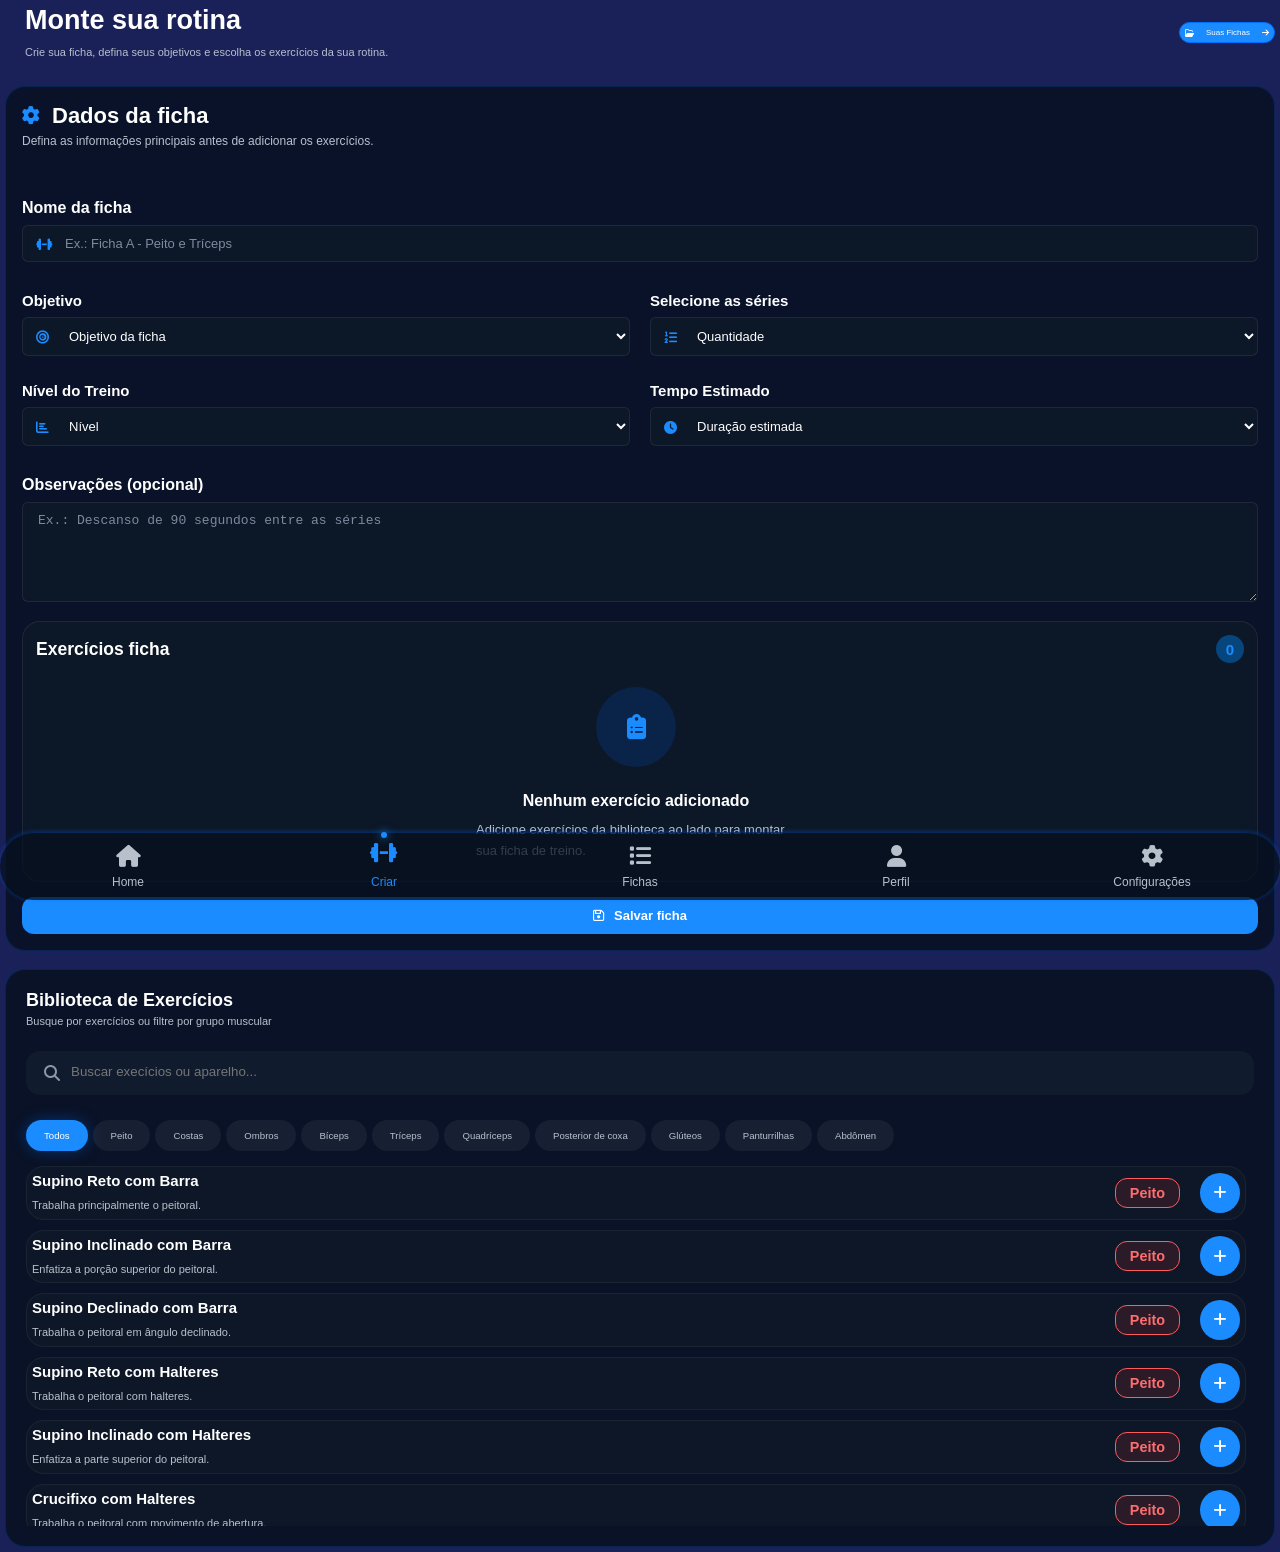
<file: pages/criar-treino.html>
<!DOCTYPE html>
<html lang="pt-br">
<head>
    <meta charset="UTF-8">
    <meta name="viewport" content="width=device-width, initial-scale=1.0">
    <link rel="stylesheet" href="../css/global.css">
    <link rel="stylesheet" href="../css/criar-treino.css">
    <link rel="stylesheet" href="../css/treino.css">
    <link rel="stylesheet" href="https://cdnjs.cloudflare.com/ajax/libs/font-awesome/6.5.1/css/all.min.css">
    <title>Guiftness</title>

    
</head>
<body>
   <main class="conteudo">
    <header class="cabecalho-pagina">
        <div class="cabecalho-esquerdo">

            <div class="cabecalho-icone">
                
            </div>

            <div class="cabecalho-titulo">
                <h1>Monte sua rotina</h1>
                <p>
                    Crie sua ficha, defina seus objetivos e escolha os exercícios da sua rotina.
                </p>
            </div>

        </div>
        <div class="cabecalho-direito">

            <div class="cabecalho-link">
                <a href="treinos.html"> 
                    <i class="fa-regular fa-folder-open"></i>
                    <span>Suas Fichas </span>
                    <i class="fa-solid fa-arrow-right"></i>

                </a>
            </div>

        </div>

    </header>

    <section class="area-principal">
       
        <section class="card-treino">

            <header class="titulo-card">    

                <div class="titulo-card-topo">
                    <i class="fa-solid fa-gear"></i>
                    <h2>Dados da ficha</h2>  
                </div>

                <p>Defina as informações principais antes de adicionar os exercícios.</p>

            </header>
            <form class="form-treino">
                <div class="campo-formulario">
                    
                    <label for="nome-Treino">
                        Nome da ficha 
                    </label>
                    <div class="campo-icone">
                        <i class="fa-solid fa-dumbbell"></i>
                        <input
                        type="text"
                        id="nome-Treino"
                        placeholder="Ex.: Ficha A - Peito e Tríceps">
                    </div>
                    <!-- Mensagem de erro, se o campo tiver vazio -->
                    <small class="mensagem-erro" id="erro-nome"></small>

                </div>
                <div class="campos-grid">
                    <div class="campo-formulario">
                        <label for="objetivoTreino"> Objetivo</label>

                        <div class="campo-icone">
                            <i class="fa-solid fa-bullseye"></i>

                            <select name="objetivoTreino"
                            class="objetivo-treino" >
                    
                              <option value="" class="option-placeholder">Objetivo da ficha</option>

                                <option value="hipertrofia">
                                    Hipertrofia
                                </option>
                                <option value="forca">
                                    Força
                                </option>
                                <option value="resistencia">
                                    Resistência
                                </option>
                                <option value="emagrecimento">
                                    Emagrecimento
                                </option>
                    
                            </select>
                    <!-- Mensagem de erro, se o campo tiver vazio -->
                    <small class="mensagem-erro" id="erro-objetivo"></small>
                        </div>
                    </div>

                    <div class="campo-formulario">
                        <label for="quantidade-series">Selecione as séries</label>

                        <div class="campo-icone">
                            <i class="fa-solid fa-list-ol"></i>


                            <select name="series" id="quantidade-series">
                                <option value="" class="option-placeholder" >Quantidade</option>

  
                                <option value="1">1 Série</option>
                                <option value="2">2 Séries</option>
                                <option value="3">3 Séries</option>
                                <option value="4">4 Séries</option>
                                <option value="5">5 Séries</option>
                                <option value="6">6 Séries</option>
                            </select>

                    <!-- Mensagem de erro, se o campo tiver vazio -->
                    <small class="mensagem-erro" id="erro-quantidade-series"></small>
                        </div>
                    </div>

                    <div class="campo-formulario">

                       <label for="nivel">Nível do Treino</label>

                       <div class="campo-icone">
                        <i class="fa-solid fa-chart-bar"></i>

                            
                           <select name="nivel" id="nivel">
                                <option value="" class="option-placeholder">
                                    Nível
                                </option>
                                <option value="iniciante">
                                    Iniciante
                                </option>
                                <option value="intermediario">
                                    Intermediário
                                </option>
                                <option value="avancado">
                                    Avançado
                                </option>
                           </select>
                    <!-- Mensagem de erro, se o campo tiver vazio -->
                    <small class="mensagem-erro" id="erro-nivel"></small>
                       </div>
                        
                    </div>
                    <div class="campo-formulario">
                        <label for="tempo">
                            Tempo Estimado
                        </label>
                        <div class="campo-icone">

                            <i class="fa-solid fa-clock"></i>
                            
                            <select name="tempo" id="tempo" >
                                <option value="" class="option-placeholder">
                                    Duração estimada
                                </option>
                                <option value="15">
                                    15 minutos
                                </option>
                                <option value="30">
                                    30 minutos
                                </option>
                                <option value="45">
                                    45 minutos
                                </option>
                                <option value="60">
                                    60 minutos
                                </option>
                                <option value="75">
                                    75 minutos
                                </option>
                                <option value="90">
                                    90 minutos
                                </option>
                                <option value="120">
                                    120 minutos
                                </option>
                            </select>

                    <!-- Mensagem de erro, se o campo tiver vazio -->
                    <small class="mensagem-erro" id="erro-tempo"></small>

                        </div>
                    </div>
                </div>
                <div class="campo-formulario">
                    <label for="observacoes">
                        Observações (opcional)
                    </label>
                    <textarea 
                    name="observacoes" 
                    id="observacoes"
                    placeholder="Ex.: Descanso de 90 segundos entre as séries"></textarea>

                </div>
            </form>

        <section class="exercicios-adicionados">

                <header>
                    <h3>Exercícios ficha </h3>
                    <span class="contador">0</span>
                </header>

                <div class="conteudo-lista">
                    <!-- exercícios criados pelo JS -->
                    <i class="fa-solid fa-clipboard-list"></i>

                    <h4>Nenhum exercício adicionado</h4>

                    <p>Adicione exercícios da biblioteca ao lado para montar sua ficha de treino.</p>

                </div>
                <p id="mensagem-exercicios" class="mensagem-erro"></p>
         </section>

         <footer class="acoes-treino">

            <button>
                <i class="fa-regular fa-floppy-disk"></i>
                Salvar ficha
            </button>

         </footer>
           

        </section>
        
        
            <section class="biblioteca">
                <header>
                    <h2>Biblioteca de Exercícios</h2>
                    <p>Busque por exercícios ou filtre por grupo muscular</p>
                </header>
                <div class="campo-busca">
                    <i class="fa-solid fa-magnifying-glass"></i>
                   <input
                   type="search"
                   name="busca"
                   id="busca"
                   placeholder="Buscar execícios ou aparelho...">
                </div>
                <div class="filtros">
                    <button class="ativo" data-filtro="todos">Todos</button>
                    <button data-filtro="peito">Peito</button> 
                    <button data-filtro="costas">Costas</button>
                    <button data-filtro="ombros">Ombros</button>
                    <button data-filtro="bíceps">Bíceps</button>
                    <button data-filtro="tríceps">Tríceps</button>
                    <button data-filtro="quadríceps">Quadríceps</button>
                    <button data-filtro="posterior de coxa">Posterior de coxa</button>
                    <button data-filtro="glúteos">Glúteos</button>
                    
                    <button data-filtro="panturrilhas">Panturrilhas</button>
                    <button data-filtro="abdômen">Abdômen</button>
                </div>
                <div class="lista-exercicio">
                <!--     <article class="card-exercicio" data-grupo="peito">
                        <img src="#" alt="Pessoa executando o exercício Supino Reto.">
                        <div class="conteudo-exercicio">
                            <h3>Supino Reto</h3>
                            <p class="descricao">
                                Trabalha os músculos do peito,  <br>ombros e tríceps.
                            </p>
                        </div>
                         <div class="acoes-exercicio">
                            <div class="tags">
                                <span class="tag-musculo-peito">Peito</span>
            
            
                            </div>
            
                            <button class="btn-adicionar">
                                <i class="fa-solid fa-plus"></i>
                            </button>
                        </div> -->
                    </article>
                </div>
            </section>
        </div>
      
     
    </section>
    
    <section class="informacoes">
        <article>

        </article>
        <article>

        </article>
        <article>

        </article>

    </section>
    
    

   </main>
       <nav class="menu-inferior"> <!-- Menu de navegação -->

            <a  href="../index.html">
                <i class="fa-solid fa-house"></i>
                <span>Home</span>
            </a>

            <a class="ativo"  href="criar-treino.html">
               <i class="fa-solid fa-dumbbell"></i>
                <span>Criar</span>
            </a>

            <a href="treinos.html" class="btn">
                <i class="fa-solid fa-list"></i>
                <span>Fichas</span>
            </a>

<!--             <a href="historico-treino.html">
                <i class="fa-solid fa-clock"></i>
                <span>Histórico</span>
            </a> -->

<!--             <a href="exercicios-favoritos.html">
                <i class="fa-solid fa-heart"></i>
                <span>Favoritos</span>
            </a> -->

            <a href="perfil.html">
                <i class="fa-solid fa-user"></i>
                <span>Perfil</span>
            </a>

            <a href="configuracoes.html">
                <i class="fa-solid fa-gear"></i>
                <span>Configurações</span>
            </a>


        </nav>
   
   <script src="../js/criar-treino.js"></script>
</body>
</html>
</file>
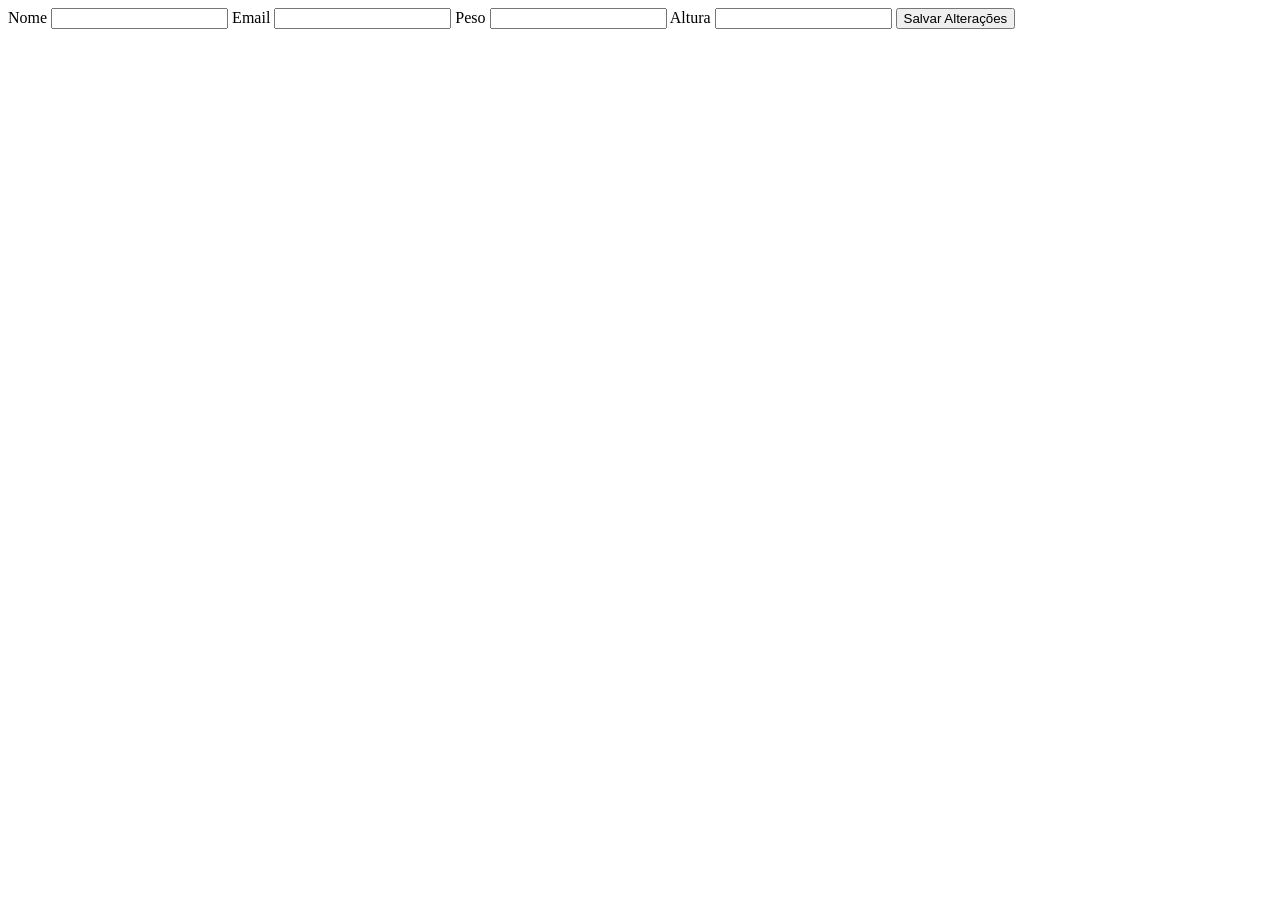
<file: pages/editar-perfil.html>
<!DOCTYPE html>
<html lang="en">
<head>
    <meta charset="UTF-8">
    <meta name="viewport" content="width=device-width, initial-scale=1.0">
    <title>Editar Perfil</title>
</head>
<body>
    <main>
    <form>

        <label for="nome">Nome</label>
        <input type="text" id="nome">

        <label for="email">Email</label>
        <input type="email" id="email">

        <label for="peso">Peso</label>
        <input type="number" id="peso">

        <label for="altura">Altura</label>
        <input type="number" id="altura">

        <button type="submit">
            Salvar Alterações
        </button>

    </form>
    </main>
    
</body>
</html>
</file>
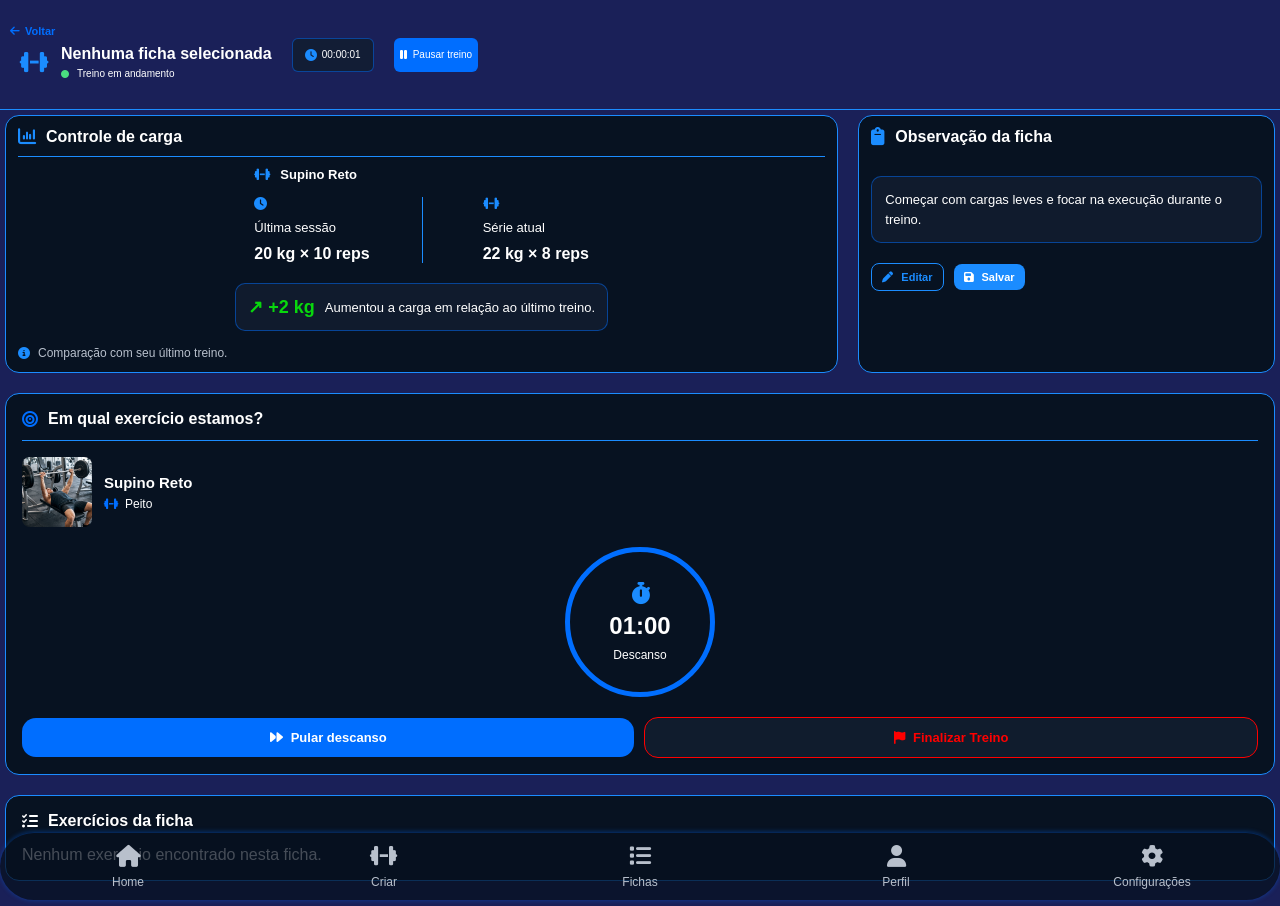
<file: pages/treino-ativo.html>
<!DOCTYPE html>
<html lang="pt-br">
<head>
    <meta charset="UTF-8">
    <meta name="viewport" content="width=device-width, initial-scale=1.0">
    <link rel="stylesheet" href="../css/global.css">
    <link rel="stylesheet" href="../css/treino-ativo.css"> <!-- CSS especifico dessa página -->
    <link rel="stylesheet" href="../css/home.css">
    <link rel="stylesheet" href="../css/treino.css">
    <link rel="stylesheet" href="https://cdnjs.cloudflare.com/ajax/libs/font-awesome/6.5.1/css/all.min.css">
    <title>Treino em execução</title>
</head>
<body>
    <header class="cabecalho-treino">

    <a href="treinos.html" class="btn-voltar">
        <i class="fa-solid fa-arrow-left"></i>
        Voltar
    </a>

    <div class="titulo-treino">

        <div class="icone-treino">
            <i class="fa-solid fa-dumbbell"></i>
        </div>

        <div>
            <h1 id="tituloTreino"></h1>

            <span class="status-treino">
                <i class="fa-solid fa-circle"></i>
                Treino em andamento
            </span>
        </div>

    </div>

    <div class="controle-treino">

        

        <div class="cronometro">
            

            <i class="fa-solid fa-clock"></i>
            
            

            <span id="cronometroTreino">00:00:00</span>

        </div>

        <button class="pausar-treino" id="btnPausarTreino"   type="button">

             <i class="fa-solid fa-pause"></i>
             Pausar treino

        </button>

    </div>

    </header>   
    
<main>
    <div class="painel-superior">

        <section class="controle-carga">
            <h2>
                <i class="fa-solid fa-chart-column"></i>
                Controle de carga
            </h2>
            <div class="carga-conteudo">
                <div class="exercicio-carga">
                    <h3>
                        <i class="fa-solid fa-dumbbell"></i>
                        Supino Reto
                    </h3>
                    <div class="comparacao-carga">
                        <div>
                            <i class="fa-solid fa-clock"></i>

                            <span>Última sessão</span>
                            <strong id="cargaAnterior"  >20 kg × 10 reps</strong>
                        </div>
                        <div>

                            <i class="fa-solid fa-dumbbell"></i>

                            <span>Série atual</span>

                            <strong id="cargaAtual"> 22 kg × 8 reps</strong>

                        </div>
                    </div>
                </div>
                <div class="resultado-carga">

                    <strong id="resultado-carga" >↗ +2 kg</strong>

                    <span>
                        Aumentou a carga
                        em relação ao último treino.
                    </span>
                    
                </div>
            </div>
            <div class="info-carga">
                <i class="fa-solid fa-circle-info"></i>
                Comparação com seu último treino.
            </div>
        </section>

        <section class="observacao-ficha">
            <h2>
                <i class="fa-solid fa-clipboard"></i>
                Observação da ficha
            </h2>
            <p id="textoObservacao" class="texto-observacao">
                Começar com cargas leves e focar na execução durante o treino.
            </p>

            <div class="acao-observacao">

                <button class="btn-editar-observacao">
                    <i class="fa-solid fa-pen"></i>
                    Editar
                </button>

                <button class="btn-salvar-observacao">
                    <i class="fa-solid fa-save"></i>
                    Salvar
                </button>

            </div>

        </section>
    </div>

    <!--======================
    Exercicios da ficha  
    ==========================-->
<div class="layout-execucao-treino">
    
        <section class="lista-exercicios-treino">
    
            <h2>
                <i class="fa-solid fa-list-check"></i>
                Exercícios da ficha
            </h2>
    

    
          <div class="lista-exercicios"> 
             <!--  
    
                <article class="item-exercicio">
    
                    Parte resumida: sempre visível 
                    <div class="resumo-exercicio">
    
                        <span class="numero-exercicio">1</span>
    
                        <div class="imagem-exercicio">
                            <img src="../imagens/ficha/img-supino-reto.jfif" alt="Imagem de uma pessoa fazendo supino reto">
                            Imagem do exercício será adicionada depois 
                        </div>
    
                        <div class="info-exercicio">
                            <h3>Supino Reto</h3>
                            <span class="grupo-muscular">Peito</span>
                        </div>
    
                        <span class="status-exercicio">Pendente</span>
    
                         <button type="button"
                            class="btn-expandir-exercicio"
                            aria-expanded="false"
                            aria-controls="detalhesSupino">
                        <i class="fa-solid fa-chevron-down"></i>
                        </button>
    
                    </div>
    
                    <div class="detalhes-exercicio" id="detalhesSupino"> Parte detalhada: aparece ao expandir 

                        <div class="series-exercicio"> 
    
                            <div class="linha-serie divisao-cor">
                                <span>Série</span>
                                <span>Carga</span>
                                <span>Repetições</span>
                                <span>Descanso</span>
                                <span>Status</span>
                            </div>
    
                            <div class="linha-serie">
                                <span>1</span>
                                <span>20 kg</span>
                                <span>12</span>
                                <span>01:30</span>
                                <span>Pendente</span>
                            </div>
    
    
                            <div class="linha-serie">
                                <span>2</span>
                                <span>20 kg</span>
                                <span>12</span>
                                <span>01:30</span>
                                <span>Pendente</span>
                            </div>
    
    
                            <div class="linha-serie">
                                <span>3</span>
                                <span>20 kg</span>
                                <span>12</span>
                                <span>01:30</span>
                                <span>Pendente</span>
                            </div>
    
                                <div class="linha-serie">
                                <span>4</span>
                                <span>20 kg</span>
                                <span>12</span>
                                <span>01:30</span>
                                <span>Pendente</span>
                            </div>
    
    
    
    
                            <button type="button" class="btn-adicionar-serie">
                                <i class="fa-solid fa-plus"></i>
                                Adicionar série
                            </button>
    
    
                        </div>
    
                    </div>
    
                </article> -->
    
            </div>  
    
        </section>
    
        <!-- Card do exercício atual -->
        <section class="card-exercicio-atual">
    
            <!-- Cabeçalho do card -->
            <h2>
                <i class="fa-solid fa-bullseye"></i>
                Em qual exercício estamos?
            </h2>
    
            <!-- Informações do exercício atual -->
            <div class="info-exercicio-atual">
    
                <div class="imagem-exercicio-atual">
                    <img src="../imagens/ficha/img-supino-reto.jfif" alt="Supino reto">
                </div>
    
                <div class="dados-exercicio-atual">
                    <h3>Supino Reto</h3>
                    <span>
                        <i class="fa-solid fa-dumbbell"></i>
                        Peito
                    </span>
                </div>
    
            </div>
    
            <!-- Cronômetro de descanso -->
            <div class="cronometro-descanso">
    
                <i class="fa-solid fa-stopwatch"></i>
    
                <strong class="tempo-descanso">01:00</strong>
    
                <span>Descanso</span>
    
            </div>
    
            <!-- Botão para pular o descanso -->
            <div class="cronometro-acoes">
                
                <button type="button" class="btn-pular-descanso">
                    <i class="fa-solid fa-forward"></i>
                    Pular descanso
                </button>

                <button type="button" id="btn-finalizar-treino"   class="btn-finalizar-treino">
                    <i class="fa-solid fa-flag"></i>
                    Finalizar Treino
                </button>

            </div>

            <div class="modal-finalizar" id="modalFinalizarTreino" hidden>
                
            <div class="conteudo-modal">
                    <div class="icone-modal">
                        <i class="fa-solid fa-flag"></i>
                    </div>

                    <h2>Finalizar treino?</h2>

                    <p>
                        Tem certeza de que deseja encerrar seu treino?
                    </p>

                    <div class="acoes-modal">
                        <button type="button" id="btnCancelarFinalizacao">
                            Cancelar
                        </button>

                        <button type="button" id="btnConfirmarFinalizacao">
                            Finalizar treino
                        </button>
                    </div>
                </div>
            </div>
    
        </section>
</div>


</main>
    <nav class="menu-inferior">

            <a href="../index.html">
                <i class="fa-solid fa-house"></i>
                <span>Home</span>
            </a>

            <a   href="criar-treino.html">
                <i class="fa-solid fa-dumbbell"></i>
                <span>Criar</span>
            </a>

            <a href="treinos.html" >
                <i class="fa-solid fa-list"></i>
                <span>Fichas</span>
            </a>

<!--             <a href="historico-treino.html">
                <i class="fa-solid fa-clock"></i>
                <span>Histórico</span>
            </a> -->
<!-- 
            <a href="exercicios-favoritos.html">
                <i class="fa-solid fa-heart"></i>
                <span>Favoritos</span>
            </a> -->

            <a href="perfil.html">
                <i class="fa-solid fa-user"></i>
                <span>Perfil</span>
            </a>

            <a href="configuracoes.html">
                <i class="fa-solid fa-gear"></i>
                <span>Configurações</span>
            </a>


    </nav>

    <script src="../js/treino-ativo.js"></script>
</body>
</html>
</file>
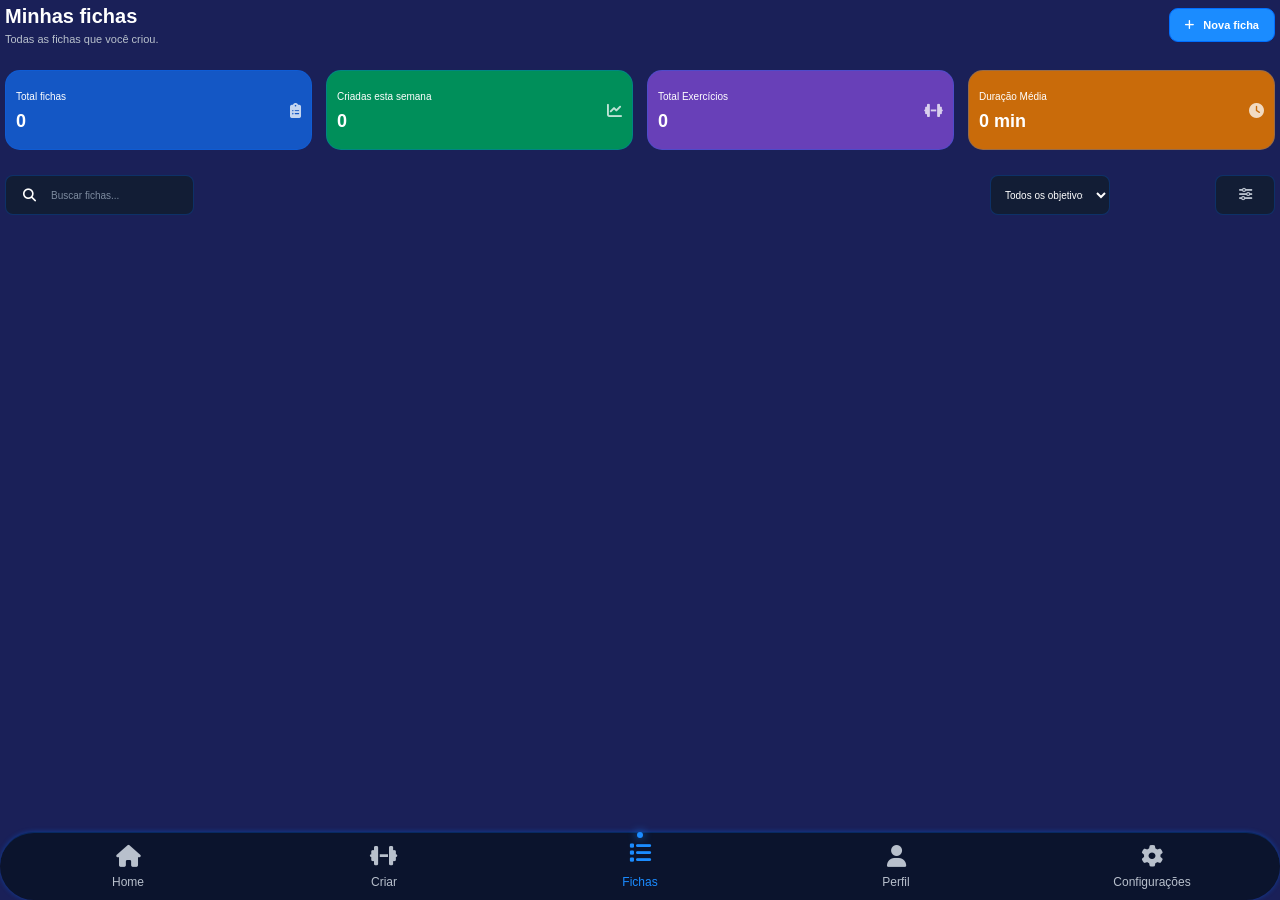
<file: pages/treinos.html>
<!DOCTYPE html>
<html lang="pt-br">
<head>
    <meta charset="UTF-8">
    <meta name="viewport" content="width=device-width, initial-scale=1.0">
    <title>Página Treinos</title>
    <link rel="stylesheet" href="../css/global.css">  <!-- CSS global -->
    <link rel="stylesheet" href="../css/treino.css">  <!-- CSS específico desta página -->
     <link rel="stylesheet" href="https://cdnjs.cloudflare.com/ajax/libs/font-awesome/6.5.1/css/all.min.css"> <!-- Font Awesome iconi -->
</head>
<body>
    <main class="pagina-treinos">

        <header class="cabecalho-treinos">

            <div class="titulo-pagina">
                <h1>Minhas fichas</h1>
                <p>Todas as fichas que você  criou.</p>

            </div>

            <a href="criar-treino.html" class="btn-novo-treino" id="btn-novo-treino">
                
                <i class="fa-solid fa-plus"></i>

                <span>Nova ficha</span>
            </a>

        </header>
        <!-- ====================
         CARDS DE RESUMO
         ========================= -->
         <section class="resumo-treinos">

            <!-- Total de fichas -->
             <article class="card-resumo card-total">

                

                <div class="card-resumo-conteudo">

                    <span>Total fichas</span>
                    <strong id="total-treinos">12</strong>

                </div>

                
                    <i class="fa-solid fa-clipboard-list"></i>
                

             </article>

             <article class="card-resumo card-semana">

              

                <div class="card-resumo-conteudo">

                    <span>Criadas esta semana</span>
                    <strong id="treinos-semana">5</strong>

                </div>

               
                    <i class="fa-solid fa-chart-line"></i>
                

             </article>

             <!-- Total de exercícios -->
              <article class="card-resumo card-exercicios">

                

                <div class="card-resumo-conteudo">

                    <span>Total  Exercícios</span>
                    <strong id="total-exercicios">48</strong>

                </div>

               
                    <i class="fa-solid fa-dumbbell"></i>
                

              </article>

              <!-- Duração média -->
               <article class="card-resumo card-duracao"> 



                 <div class="card-resumo-conteudo">

                    <span>Duração Média</span>
                    

                    <strong id="duracao-media"> 60 <small>min</small> </strong>

                </div>

                     <i class="fa-solid fa-clock"></i>

               </article>
         </section>

          <!-- =========================
             BUSCA E FILTROS
        ========================== -->
        <section class="filtros-treinos">

            <!-- Campo de busca -->
             <div class="campo-busca-treinos">

                <i class="fa-solid fa-magnifying-glass"></i>

                <input 
                type="search"
                id="busca-treinos"
                placeholder="Buscar fichas..."
                autocomplete="off">
             </div>

             <!-- Filtros por objetivo -->

             <div class="filtro-objetivo">

                <select id="filtro-objetivo">

                    <option value="todos">
                        Todos os objetivos
                    </option>

                    <option value="hipertrofia">
                        Hipertrofia
                    </option>

                    <option value="forca">  
                        Força
                    </option>

                    <option value="resistencia">  
                        Resistência
                    </option>

                    <option value="emagrecimento">    
                        Emagrecimento
                    </option>
                </select>
             </div>

             <!-- Botão de filtros -->

             <button
              type="button"
              class="btn-filtros"
              id="btn-filtros" >

              <i class="fa-solid fa-sliders"></i>
              
              </button>

        </section>

        <!--====================
         LISTA DE FICHAS 
         =======================-->
    <section class="lista-treinos"  id="lista-treinos" >
      


    </section>
       
    </main>

    <!-- Menu Inferior -->
   <nav class="menu-inferior"> <!-- Menu de navegação -->

            <a  href="../index.html">
                <i class="fa-solid fa-house"></i>
                <span>Home</span>
            </a>

            <a   href="criar-treino.html">
               <i class="fa-solid fa-dumbbell"></i>
                <span>Criar</span>
            </a>

            <a class="ativo"  href="treinos.html" >
                <i class="fa-solid fa-list"></i>
                <span>Fichas</span>
            </a>

<!--             <a href="historico-treino.html">
                <i class="fa-solid fa-clock"></i>
                <span>Histórico</span>
            </a> -->

<!--             <a href="exercicios-favoritos.html">
                <i class="fa-solid fa-heart"></i>
                <span>Favoritos</span>
            </a> -->

            <a href="perfil.html">
                <i class="fa-solid fa-user"></i>
                <span>Perfil</span>
            </a>

            <a href="configuracoes.html">
                <i class="fa-solid fa-gear"></i>
                <span>Configurações</span>
            </a>


        </nav>

    <script src="../js/treinos.js"></script>
</body>
</html>
</file>
<file: css/global.css>
@charset "UTF-8";

/* =========================
   VARIÁVEIS GLOBAIS
   ========================= */

:root {

    /* Cores principais */
    --cor-fundo: rgb(26, 32, 88);
    --cor-primaria: #006eff;
    --cor-destaque: #1b8cff;
    --cor-destaque-transparente: rgba(0, 140, 255, .40);

    /* Textos */
    --cor-texto: #ffffff;
    --cor-texto-secundario: #b8c0cc;
    --cor-placeholder: #7d8b9f;

    /* Fontes */
    --font-padrao: Arial, Helvetica, sans-serif;
}


/* =========================
   RESET
   ========================= */

* {
    margin: 0;
    padding: 0;
    box-sizing: border-box;
}


html,
body {
    width: 100%;
    margin: 0;
    padding: 0;
    overflow-x: hidden;
}


/* =========================
   BODY
   ========================= */

body {
    font-family: var(--font-padrao);

    color: var(--cor-texto);

    background-color: var(--cor-fundo);

    background-image:
        linear-gradient(rgba(5, 12, 24, .78)),
        url("../imagens/fundo-index02.png");

    background-size: cover;
    background-position: center;
    background-attachment: fixed;

    min-height: 100vh;
}


/* =========================
   MAIN
   ========================= */

main {
    margin: auto;
    padding: 5px;
}





/* =========================
   MENU INFERIOR
   ========================= */

.menu-inferior {
    position: fixed;

    bottom: 0;
    left: 0;

    width: 100%;
    height: 68px;

    display: flex;
    justify-content: space-around;
    align-items: center;

    background: rgba(7, 17, 31, .75);

    backdrop-filter: blur(0px);

    border-top: 1px solid rgba(0, 110, 255, .25);

    box-shadow:
        0 0 5px rgba(0, 110, 255, .40);

    border-radius: 70px;

    z-index: 1000;
}


.menu-inferior a {
    flex: 1;

    display: flex;
    flex-direction: column;

    align-items: center;
    justify-content: center;

    gap: 6px;

    text-decoration: none;

    color: #b8c0cc;

    transition: .3s;

    position: relative;
}


.menu-inferior a i {
    font-size: 22px;
    margin-bottom: 2px;
}


.menu-inferior a span {
    font-size: 12px;
    font-weight: 500;
}


.menu-inferior a.ativo {
    color: var(--cor-destaque);
}


.menu-inferior a.ativo i {
    transform: translateY(-3px);
}


.menu-inferior a.ativo::before {
    content: "";

    position: absolute;

    width: 6px;
    height: 6px;

    top: -13px;
    left: 50%;

    transform: translateX(-50%);

    border-radius: 50%;

    background: var(--cor-destaque);

    box-shadow:
        0 0 10px var(--cor-destaque);
}


/* =========================
   RESPONSIVIDADE
   ========================= */

@media (max-width: 560px) {



@media (max-width: 767px) {
    .menu-inferior  span {
        display: none;
    }
}
}
</file>
<file: css/criar-treino.css>
@charset "UTF-8";


/* =========================
   VARIÁVEIS DA PÁGINA
   ========================= */

:root {

    /* Fundo dos elementos */
    --criar-fundo-card: rgba(7, 17, 31, .82);
    --criar-fundo-biblioteca: rgba(7, 17, 31, .88);
    --criar-fundo-exercicio: rgba(16, 24, 40, .92);
    --criar-fundo-campo: rgba(15, 25, 40, .85);

    /* Bordas */
    --criar-borda-card: rgba(0, 110, 255, .20);
    --criar-borda-exercicio: rgba(255, 255, 255, .05);
    --criar-borda-hover: rgba(0, 110, 255, .35);

    /* Textos */
    --criar-texto-secundario: #b8c0cc;
    --criar-texto-placeholder: #7d8b9f;

    /* Sombras */
    --criar-sombra-hover: rgba(0, 110, 255, .15);


    /* =========================
       CORES DAS TAGS
       ========================= */

    --tag-peito1: #ff5b5b;
    --tag-peito2: #ff6d6d;
    --tag-peito3: rgba(255, 60, 60, .12);

    --tag-costa1: rgb(0, 0, 245);
    --tag-costa2: rgb(63, 63, 245);
    --tag-costa3: rgba(70, 70, 250, .24);

    --tag-ombros1: #f59e0b;
    --tag-pernas1: #22c55e;
}


/* =========================
   CABEÇALHO
   ========================= */

.cabecalho-pagina {
    display: flex;

    justify-content: space-between;
    align-items: center;

    margin-bottom: 25px;
}


.cabecalho-esquerdo {
    display: flex;
    align-items: center;

    gap: 20px;
}


.cabecalho-direito {
    display: flex;
    align-items: center;

    gap: 20px;
}


.cabecalho-titulo h1 {
    font-size: 27px;
    font-weight: 700;

    margin-bottom: 8px;
}


.cabecalho-titulo p {
    font-size: 11px;

    color: var(--criar-texto-secundario);

    line-height: 1.5;
}


/* Ícone do cabeçalho */

.cabecalho-icone {
    position: relative;
}


.cabecalho-icone i {
    position: absolute;
    

    left: 50px;
    top: 50%;

    transform: translateY(-50%);

    color: #8b98aa;

    

    pointer-events: none;
}


/* Link do cabeçalho */

.cabecalho-link a {
    display: flex;
    align-items: center;
    justify-content: center;

    gap: 12px;

    padding: 5px 5px;

    border-radius: 11px;

    font-size: 8px;

    border: 1px solid var(--cor-primaria);

   /*  border: 1px solid rgba(0, 110, 255, .60); */

    background: var(--cor-destaque);

    color: white;

    text-decoration: none;

    transition: .3s;
}


.cabecalho-link a:hover {
    transform: translateY(-3px);

    border-color: var(--cor-destaque);

    box-shadow:
        0 0 20px rgba(0, 110, 255, .20);
}


/* =========================
   ÁREA PRINCIPAL
   ========================= */

.area-principal {
    display: grid;
    grid-template-columns: minmax(0, 1fr);
    gap: 18px;
    height: auto;
}

.card-treino,
.biblioteca {
    min-height: 0;
}


/* =========================
   CARD DE DADOS DO TREINO
   ========================= */

.card-treino {
    display: flex;
    flex-direction: column;

    gap: 15px;

    background: var(--criar-fundo-card);

    border: 1px solid var(--criar-borda-card);

    border-radius: 20px;

    padding: 16px;

    backdrop-filter: blur(12px);
}


.titulo-card {
    margin-bottom: 35px;
}

.titulo-card-topo {
    display: flex;
    align-items: center;
    gap: 12px;
}

.titulo-card-topo i {
    color: var(--cor-destaque);
    font-size: 18px;
}

.titulo-card-topo h2 {
    font-size: 22px;
}

.titulo-card p {
    margin-top: 5px;
    color: var(--cor-texto-secundario);
    line-height: 1.3;
    font-size: 12px;
}


/* =========================
   FORMULÁRIO
   ========================= */

.form-treino {
    display: flex;
    flex-direction: column;

    gap: 24px;
}


/* Campos em duas colunas */

.campos-grid {
    display: grid;

    grid-template-columns: 1fr 1fr;

    font-size: 15px;

    gap: 20px;
}


/* Campos */

.campo-formulario input,
.campo-formulario select,
.campo-formulario textarea {
    width: 100%;

    padding: 10px 15px;

    border: 1px solid rgba(255, 255, 255, .08);

    border-radius: 6px;

    font-size: 13px;

    background: var(--criar-fundo-campo);

    color: white;
}


/* Campos com ícone */

.campo-icone {
    position: relative;
}


.campo-icone input,
.campo-icone select {
    padding-left: 42px;
    
}


.campo-icone i {
    position: absolute;

    left: 14px;
    top: 50%;

    transform: translateY(-50%);

    color: var(--cor-destaque);

    font-size: 13px;

    pointer-events: none;

    z-index: 1;
}


/* Foco */

.campo-formulario input:focus,
.campo-formulario select:focus,
.campo-formulario textarea:focus {
    outline: none;

    border-color: var(--cor-destaque);

    box-shadow:
        0 0 12px rgba(0, 110, 255, .25);
}


/* Placeholder */

.campo-formulario input::placeholder,
.campo-formulario textarea::placeholder {
    color: var(--criar-texto-placeholder);
    
}


/* Textarea */

.campo-formulario textarea {
    min-height: 100px;

    

    resize: vertical;
}


/* Labels */

.campo-formulario label {
   
    display: block;

    margin-bottom: 8px;

    font-weight: 600;
}

.option-placeholder {
    color: var(--cor-placeholder);
    
   
}


/* =========================
   EXERCÍCIOS ADICIONADOS
   ========================= */

.exercicios-adicionados {
    background: var(--criar-fundo-campo);

    border: 1px solid rgba(255, 255, 255, .08);

    border-radius: 18px;

    padding: 13px;
}


.exercicios-adicionados header {
    display: flex;

    justify-content: space-between;
    align-items: center;

    font-size: 15px;

    margin-bottom: 24px;
}


/* Card criado pelo JavaScript */

.exercicio-adicionado {
    display: flex;

    align-items: center;
    justify-content: space-between;

    width: 100%;

    padding: 5px 6px;

    margin-bottom: 10px;

    border-radius: 12px;

    background: rgba(7, 17, 31, .88);

    border: 1px solid rgba(0, 110, 255, .35);
}


/* Contador */

.contador {
    display: flex;

    align-items: center;
    justify-content: center;

    width: 28px;
    height: 28px;

    border-radius: 999px;

    background: var(--cor-destaque-transparente);

    color: var(--cor-destaque);

    font-weight: 700;
}


/* Lista dos exercícios adicionados */

.conteudo-lista {
    max-height: 290px;

    overflow-y: auto;

    padding-right: 8px;

    scrollbar-width: thin;

    scrollbar-color:
        var(--cor-destaque)
        transparent;
}
/* Quando o exercício for salvo com sucesso */

/* Confirmação de ficha salva */
.conteudo-lista.salvamento-concluido {
    display: flex;
    flex-direction: column;
    align-items: center;
    justify-content: center;
    text-align: center;
    gap: 16px;

    min-height: 280px;
    padding: 25px 18px;

    background: rgba(16, 185, 129, 0.08);
    border: 1px solid rgba(74, 222, 128, 0.35);
    border-radius: 18px;

    animation: aparecerConfirmacao 0.5s ease;
}

/* Ícone de sucesso */
.confirmacao-salvamento i {
    color: #4ade80;
    font-size: 60px;

    animation: animarSucesso 0.6s ease;
}

/* Título */
.confirmacao-salvamento h4 {
    margin-top: 5px;
    color: #4ade80;
    font-size: 22px;
    font-weight: 700;
    margin: 0;
}



/* Mensagem */
.confirmacao-salvamento p {
    max-width: 300px;
    color: #cbd5e1;
    font-size: 15px;
    line-height: 1.6;
    margin: 0;
}

/* Entrada suave do card */
@keyframes aparecerConfirmacao {
    from {
        opacity: 0;
        transform: translateY(12px);
    }

    to {
        opacity: 1;
        transform: translateY(0);
    }
}

/* Animação do ícone */
@keyframes animarSucesso {
    0% {
        transform: scale(0.5);
        opacity: 0;
    }

    70% {
        transform: scale(1.15);
    }

    100% {
        transform: scale(1);
        opacity: 1;
    }
}


/* Scrollbar */

.conteudo-lista::-webkit-scrollbar {
    width: 6px;
}


.conteudo-lista::-webkit-scrollbar-track {
    background: transparent;
}


.conteudo-lista::-webkit-scrollbar-thumb {
    background: var(--cor-destaque);

    border-radius: 10px;
}


.conteudo-lista::-webkit-scrollbar-thumb:hover {
    background: var(--cor-destaque-transparente);
}


/* Estado vazio */

.conteudo-lista .fa-clipboard-list {
    width: 80px;
    height: 80px;

    display: flex;

    justify-content: center;
    align-items: center;

    margin: 0 auto 25px;

    border-radius: 50%;

    background: rgba(0, 110, 255, .15);

    color: var(--cor-destaque);

    font-size: 25px;
}


.conteudo-lista h4 {
    display: flex;

    align-items: center;
    justify-content: center;

    font-size: 16px;
    font-weight: 700;

    margin-bottom: 10px;

    color: white;
}


.conteudo-lista p {
    max-width: 320px;

    margin: 0 auto;

    line-height: 1.6;

    color: var(--criar-texto-secundario);

    font-size: 13px;
}


/* =========================
   BOTÃO SALVAR
   ========================= */

.acoes-treino button {
    width: 100%;

    padding: 11px 15px;

    border: none;

    border-radius: 12px;

    background: var(--cor-destaque);

    color: white;

    font-size: 13px;
    font-weight: 600;

    cursor: pointer;

    display: flex;

    align-items: center;
    justify-content: center;

    gap: 10px;

    transition: .3s ease;
}


.acoes-treino button:hover {
    transform: translateY(-2px);

    box-shadow:
        0 8px 20px rgba(0, 110, 255, .30);
}


.acoes-treino button:active {
    transform: translateY(0);
}


/* =========================
   BOTÃO REMOVER
   ========================= */

.btn-remover {
    width: 36px;
    height: 36px;

    min-width: 36px;

    display: flex;

    align-items: center;
    justify-content: center;

    padding: 0;

    border: none;

    border-radius: 10px;

    background: var(--cor-destaque);

    color: white;

    cursor: pointer;

    transition: .3s;
}


.btn-remover:hover {
    transform: translateY(-2px);

    box-shadow:
        0 8px 20px rgba(0, 110, 255, .30);
}


/* =========================
   MENSAGENS DE ERRO
   ========================= */

.mensagem-erro {
    display: block;

    margin-top: 6px;

    color: #ff5c5c;

    font-size: .70em;
}


.mensagem-exercicios {
    color: #ff4d4d;

    font-size: .9rem;

    text-align: center;

    margin: 15px 0;
}


/* =========================
   BIBLIOTECA
   ========================= */

.biblioteca {
    display: flex;
    flex-direction: column;

    min-height: 0;

    background: var(--criar-fundo-biblioteca);

    border: 1px solid var(--criar-borda-card);

    border-radius: 20px;

    padding: 20px;
}


.biblioteca header {
    margin-bottom: 12px;
}


.biblioteca h2 {
    font-size: 18px;

    margin-bottom: 2px;
}


.biblioteca p {
    color: var(--criar-texto-secundario);
    font-size: 11px;

    line-height: 1.5;
}


/* =========================
   CAMPO DE BUSCA
   ========================= */

.campo-busca {
    position: relative;

    margin: 10px 0;
}


.campo-busca i {
    position: absolute;

    left: 18px;
    top: 50%;

    cursor: pointer;

    transform: translateY(-50%);

    color: #8b98aa;
}


.campo-busca input {
    width: 100%;

    padding: 13px 15px 16px 45px;

    border: none;

    outline: none;

    border-radius: 14px;

    background: rgba(18, 30, 48, .85);

    color: white;
}


/* =========================
   FILTROS
   ========================= */

.filtros {
    display: flex;

    gap: 5px;

    margin: 15px 0;

    flex-wrap: wrap;
}


.filtros button {
    padding: 10px 18px;

    border: none;

    border-radius: 999px;

    background: rgba(255, 255, 255, .06);

    color: var(--criar-texto-secundario);

    font-size: .6em;

    cursor: pointer;

    transition: .3s;
}


.filtros button:hover {
    background: rgba(0, 110, 255, .18);

    color: white;
}


.filtros button.ativo {
    background: var(--cor-destaque);

    color: white;

    box-shadow:
        0 0 15px rgba(0, 110, 255, .35);
}


/* =========================
   CARDS DA BIBLIOTECA
   ========================= */

.card-exercicio {


    display: flex;

    align-items: center;

    

    gap: 18px;

    padding: 5px;

    background: var(--criar-fundo-exercicio);

    border: 1px solid var(--criar-borda-exercicio);

    border-radius: 18px;

    margin-bottom: 10px;

    transition: .3s ease;
}


.card-exercicio:hover {
    transform: translateY(-3px);

    border-color: var(--criar-borda-hover);

    box-shadow:
        0 12px 25px var(--criar-sombra-hover);
}


/* Imagem */

.card-exercicio img {
    width: 59px;
    

    border-radius: 10px;

    object-fit: cover;

    flex-shrink: 0;

    display: block;
}


/* Conteúdo */

.conteudo-exercicio {
    flex: 1;

    display: flex;
    flex-direction: column;

    gap: 8px;
}


.conteudo-exercicio h3 {
    font-size: 15px;

    font-weight: 700;

    color: white;
}


.descricao {
    color: var(--criar-texto-secundario);

    line-height: 1.5;

    font-size: .80rem;
}


/* Ações */

.acoes-exercicio {
    display: flex;

    align-items: center;
    

    gap: 20px;

    margin-left: auto;
}


/* =========================
   TAG PEITO
   ========================= */

.peito {
    display: inline-flex;

    align-items: center;
    justify-content: center;

    padding: 6px 14px;

    border-radius: 12px;

    font-size: .90rem;
    font-weight: 600;

    border: 1px solid var(--tag-peito1);

    color: var(--tag-peito2);

    background: var(--tag-peito3);
}


/* =========================
   TAG COSTAS
   ========================= */

.costas {
    display: inline-flex;

    align-items: center;
    justify-content: center;

    padding: 6px 14px;

    border-radius: 12px;

    font-size: .90rem;
    font-weight: 600;

    border: 1px solid var(--tag-costa1);

    color: var(--tag-costa2);

    background: var(--tag-costa3);
}


/* =========================
   LISTA DA BIBLIOTECA
   ========================= */
/* Rolagem da biblioteca de exercícios */
.lista-exercicio {
    max-height: 360px;
    overflow-y: auto;
    padding-right: 8px;
    overscroll-behavior: contain;
}




.lista-exercicio::-webkit-scrollbar {
    width: 6px;
}


.lista-exercicio::-webkit-scrollbar-track {
    background: transparent;
}


.lista-exercicio::-webkit-scrollbar-thumb {
    background: var(--cor-destaque);

    border-radius: 10px;
}


.lista-exercicio::-webkit-scrollbar-thumb:hover {
    background: var(--cor-destaque-transparente);
}


/* Botão adicionar */

.lista-exercicio button {
    width: 40px;
    height: 40px;

    border: none;

    border-radius: 50%;

    background: var(--cor-destaque);

    color: white;

    font-size: 15px;

    cursor: pointer;

    transition: .3s;
}


.lista-exercicio button:hover {
    transform: scale(1.08);

    box-shadow:
        0 0 20px rgba(0, 110, 255, .35);
}
</file>
<file: css/treino.css>
@charset "UTF-8";

:root {



    /* Fundos */
    --treino-fundo-card: rgba(7, 17, 31, .95);
    --treino-fundo-input: rgba(18, 30, 48, .85);
    --treino-fundo-botao: rgba(5, 54, 119, 0.15);

    /* Bordas */
    --treino-borda-card: rgba(0, 110, 255, .25);
    --treino-borda-hover: rgba(0, 110, 255, .50);

    /* Textos */
    --treino-texto-principal: #ffffff;
    --treino-texto-secundario: #b8c0cc;
    --treino-texto-terciario: #8b98aa;

    /* Sombras */
    --treino-sombra-card: 0 10px 25px rgba(0, 110, 255, .15);
    --treino-sombra-hover: 0 0 20px rgba(0, 110, 255, .25);

    /* Tags dos cards  */
    --treino-card-azul: #1457c5;
    --treino-card-verde: #008f5a;
    --treino-card-roxo: #6840b8;
    --treino-card-laranja: #c96b0a;
    --treino-card-texto: #ffffff;
    --treino-card-borda: rgba(255, 255, 255, .08);

    /* Tags dos treinos */
    --treino-tag-hipertrofia: #ff5b5b;
    --treino-tag-forca: #006eff;
    --treino-tag-definicao: #22c55e;
    --treino-tag-condicionamento: #8b5cf6;

    /* Ações */
    --treino-cor-editar: #006eff;
    --treino-cor-excluir: #ff4d4d;

    /* Espaçamentos */
    --treino-radius-card: 10px;
    --treino-radius-botao: 8px;

    /* Transições */
    --treino-transicao: .3s ease;
}


/* cabeçalho  */
.cabecalho-treinos {
    display: flex;

    justify-content: space-between;
    align-items: center;

    margin-bottom: 25px;
}

.titulo-pagina {
    display: flex;
    flex-direction: column;
    gap: 6px;
}

.titulo-pagina h1 {
    font-size: 20px;
    font-weight: 700;
    color: var(--cor-texto);
    line-height: 1.1;
}

.titulo-pagina p {
    font-size: 11px;
    color: var(--cor-texto-secundario);
}

/* Botão do criar-treino */

.btn-novo-treino {
    display: inline-flex;
    align-items: center;
    justify-content: center;
    gap: 9px;

    padding: 10px 15px;

    
    color: var(--cor-texto);

    background: var(--cor-destaque);

    border: 1px solid var(--cor-primaria);

    border-radius: 9px;

    text-decoration: none;

    font-size: 11px;
    font-weight: 600;

    transition: 
    background-color .3s ease,
    border-color .3s ease,
    transform .3s ease,
    box-shadowm .3s ease;
}

.btn-novo-treino:hover {
    
    border-color: var(--cor-destaque);

    transform: translateY(-3px);

   box-shadow:  0 0 20px rgba(0, 110, 255, .20);
       
}

/* =====================
4 CARDS DO RESUMO
======================== */

.resumo-treinos {
    display: grid;
    grid-template-columns: repeat(4, 1fr);
    gap: 14px;
    margin-bottom: 25px;
}

/* Card individual */
.card-resumo {
    position: relative;
    min-height: 80px;
    padding: 10px;
    border: 1px solid var(--treino-borda-card);
    border-radius: 15px;
    color: var(--treino-card-texto);

    display: flex;
    align-items: center;

    overflow: hidden;

    transition: 0.3s;
}

.card-resumo:hover {
    transform: translateY(-3px);
}

/* conteúdo */
.card-resumo-conteudo{
    display: flex;
    flex-direction: column;
    gap: 10px;
}

/* Titulo */
.card-resumo-conteudo > span {
    font-size: 10px;
    font-weight: 500;

}

/* número */
.card-resumo-conteudo strong {
    font-size: 18px;
    font-weight: 700;
    line-height: 1;
}

/* Unidade "min" */
.card-resumo-conteudo strong small {
    font-size: 5px;
    margin-left: 3px;
    font-weight: 600;

    
}

/* Ícone */
.card-resumo > i {
    margin-left: auto;
    font-size: 15px;
    opacity: .75;
}

/* Cores dos cards  */
.card-total {
    background: var(--treino-card-azul);
}

.card-semana {
    background: var(--treino-card-verde);
}

.card-exercicios {
    background: var(--treino-card-roxo);
}

.card-duracao {
    background: var(--treino-card-laranja);
}

/* ===================
BUSCA E FILTROS
===================== */

.filtros-treinos {
    display: flex;

    align-items: center;

    gap: 5px;

    margin-top: 20px;
    margin-bottom: 5px;
}

/* campo busca */

.campo-busca-treinos {
    position: relative;

    flex: 1;
}

/* input */

.campo-busca-treinos input {
  

    height: 40px;

    padding: 0 15px 0 45px;

    border: 1px solid var(--treino-borda-card);

    border-radius: 8px;

    background: var(--treino-fundo-input);
    color: var(--cor-texto);

    font-family: var(--font-padrao);

    font-size: 10px;

    outline: none;

    transition: .3s;


}

.campo-busca-treinos i {
    position: absolute;

    left: 18px;
    top: 50%;

    transform: translateY(-50%);

   
    font-size: 13px;
    pointer-events: none;
}

.campo-busca-treinos input:focus {
    border-color: var(--cor-destaque);

    box-shadow: var(--treino-sombra-hover);

}

.campo-busca-treinos input::placeholder {
    color: var(--cor-placeholder);
}

/*===============
FIILTRO OBJETIVO 
 ================== */

.filtro-objetivo { /* largura fixa para todos os objetivos */
    width: 220px;
}

.filtro-objetivo select {
    width: 120px;
    height: 40px;
    padding: 0 10px;
    border: 1px solid var(--treino-borda-card);
    border-radius: 8px;

    background: var(--treino-fundo-input);
    color: var(--cor-texto);

    font-family: var(--font-padrao);

    font-size: 10px;
    outline: none;
    cursor: pointer;

}

.filtro-objetivo select:focus {
    border-color: var(--cor-destaque);

    box-shadow: var(--treino-sombra-hover);

}

/* Botão de filtros */

.btn-filtros {
    width: 60px;
    height: 40px;

    display: flex;
    align-items: center;
    justify-content: center;

    border: 1px solid var(--treino-borda-card);

    border-radius: 8px;

    background: var(--treino-fundo-input);
    color: var(--cor-texto-secundario);

    cursor: pointer;
    transition: .3s;
}

.btn-filtros:hover {
    border-color: var(--cor-destaque);

    color: var(--cor-destaque);

    background-color: var(--treino-fundo-botao);

    transform: translatey(-2px);
}


/*==================
 Criar as fichas  ///////////////////////////////////////////////////////////////
 ===================  */

.lista-treinos {
    display: grid;
    min-height: 20px;
    grid-template-columns: minmax(0, 1fr);  /* O navegador calcula automaticamente quantos cards cabem */

    gap: 8px;
    padding: 8px 10px;
    box-sizing: border-box;

    

    
}

.card-ficha {
    display: flex;
    width: 100%;
    
   
    min-height: 100px;
    background: rgba(3, 15, 30, .88);
    border: 2px solid var(--cor-primaria);
    border-radius: 22px;

    overflow: hidden;
}




/* Conteúdo da ficha */
.conteudo-ficha {

    flex: 1;
    
    width: auto;
    padding: 5px 10px;
    box-sizing: border-box;
    min-width: 0;
}

.cabecalho-ficha {
    display: flex;
    justify-content: space-between;
    align-items: center;
    gap: 5px;
}
/* Titulo  */
.cabecalho-ficha h2 {
    color: var(--cor-texto);
    font-size: 14px;
    font-weight: 700;
    margin: 0;
    white-space: nowrap;
}


.titulo-destaque {
    color: var(--cor-destaque);
}

/* Tag Objetivo do Treino */
.tag-ficha {
    display: inline-flex;
    align-items: center;
    gap: 6px;

    padding: 3px 5px;

    color: var(--cor-destaque);
    background: rgba(0, 110, 255, 0.12);

    border: 1px solid var(--cor-destaque);
    border-radius: 20px;

    font-size: 10px;
    font-weight: 600;

    white-space: nowrap;
    flex-shrink: 0;
}

.tag-ficha i {
    font-size: 13px;
}

/* quantidade series */
.quantidade-series {
    display: flex;
    align-items: center;
    gap: 10px;

    margin: 5px 0 10px;

    color: rgba(190, 220, 255, 0.85);
    font-size: 13px;
}

.quantidade-series i {
    color: var(--cor-texto);
    font-size: 13px;
}

/* Bloco de informação da ficha do meio  */
.informacoes-ficha {
    display: flex;
    align-items: center;
    gap: 15px;

    

    padding: 5px 8px;

    border: 1px solid var(--cor-destaque);
    border-radius: 12px;

    margin-bottom: 14px;

    color: var(--cor-texto);
    font-size: 10px;
}

/* Criando as divisorias  */
.informacoes-ficha span + span {
    border-left: 1px solid var(--cor-destaque);
    padding-left: 15px;
    
}

.informacoes-ficha i {
    color: var(--cor-destaque);
    margin-right: 5px;
}

.informacoes-ficha span {
    display: flex;
    align-items: center;
    white-space: nowrap;
}




/* Linha azul antes do botões */
.acoes-ficha {
    border-top: 1px solid var(--cor-destaque);
    margin-top: 10px;
    padding-top: 10px;

    display: flex;
    align-items: center;
    gap: 8px;
}

/* Botão iniciar  */
.btn-iniciar {
    background-color: var(--cor-destaque);
    color: white;

    border: none;
    border-radius: 6px;

    padding: 6px 8px;

    font-size: 8px;
    font-weight: 800;

    cursor: pointer;

    display: flex;
    align-items: center;
    gap: 5px;
}

.btn-iniciar:hover {
    filter: brightness(1.15);
}

/* Linha de dvisória azul */
.acoes-ficha .btn-editar {
    position: relative;
    margin-left: 10px;
    padding-left: 20px;
}

.acoes-ficha .btn-editar::before {
    content: "";
    position: absolute;
    left: -10px;
    top: 50%;
    transform: translateY(-50%);

    height: 20px;
    border-left: 1px solid var(--cor-destaque);
}

/* Botão editar */
.btn-editar {
    display: flex;
    align-items: center;


    background: var(--treino-fundo-input);
    color: var(--cor-destaque);



    gap: 5px;

    cursor: pointer;

    border: 1px solid var(--treino-borda-hover);
    border-radius: 6px;
    padding: 6px 8px;
    font-weight: 600;
    font-size: 8px;


}

.btn-editar:hover {
    filter: brightness(1.20);
}

/* Botão excluir */
.btn-excluir {
    background: var(--treino-fundo-input);
    color: var(--treino-cor-excluir);

    display: flex;
    align-items: center;
    justify-content: center;

    width: 25px;
    height: 25px;
    padding: 0;

    cursor: pointer;
    border-radius: 6px;
    border: 1px solid var(--treino-cor-excluir);
}

.btn-excluir:hover {
    background-color: rgba(255, 77, 77, 0.15);
    color: var(--treino-cor-excluir);
}


/* Card da minhas fichas, faz duas colunas no desktop */
@media (min-width: 1024px) {
    .lista-treinos {
        grid-template-columns: repeat(auto-fit, minmax(500px, 1fr));
    }
}
</file>
<file: css/treino-ativo.css>
/* Cabecalho  */
.cabecalho-treino {
    position: relative;
    min-height: 110px;
    box-sizing: border-box;
    display: flex;
    align-items: center;
    gap: 20px;

    padding: 20px 20px;

    

    border-bottom: 1px solid var(--cor-destaque);
}

/* Botão voltar */

.btn-voltar {
    position: absolute;

    top: 25px;
    left: 10px;

    display: flex;
    align-items: center;
    gap: 5px;
   

    color: var(--cor-primaria);
    

    text-decoration: none;

    font-size: 11px;
    font-weight: 600;
}

/* Titulo */
.titulo-treino {
    display: flex;
    align-items: center;
    gap: 12px;

    margin-left: 0;
    padding-top: 15px;
}

/* Ícone */
.icone-treino {
    display: flex;
    align-items: center;
    justify-content: center;

    color: var(--cor-destaque);

    font-size: 23px;
}

/* Nome do treino */
.titulo-treino h1 {
    margin: 0;

    color: var(--cor-texto);

    font-size: 16px;
}

/* Status do treino */
.status-treino {
    display: flex;
    align-items: center;
    gap: 8px;

    margin-top: 5px;

    color: var(--cor-texto);

    font-size: 10px;
}

/* icone do Status */

.status-treino i {
    color: #4ade80;

    font-size: 8px;
}

/* ELementos do cronômetro e do botão  */

.controle-treino {
    display: flex;
    align-items: center;
    justify-content: center;
    gap: 20px;
}

/* Cronometro */
.cronometro {
    display: flex;
    align-items: center;
    justify-content: center;

    padding: 10px 12px;
    gap: 5px;
    font-size: 10px;

    border-radius: 6px;
    border: 1px solid var(--treino-borda-hover);

    background: var(--treino-fundo-input);
    color: var(--cor-texto);
}

.cronometro i {
    font-size: 12px;
    color: var(--cor-destaque);
}

/* Pausar treino */
.pausar-treino {
    display: flex;
    align-items: center;
    justify-content: center;

    padding: 10px 5px;
    gap: 5px;
    font-size: 10px;

    border-radius: 6px;
    border: 1px solid var(--treino-borda-hover);

    background: var(--cor-primaria);
    color: var(--cor-texto);

}

.pausar-treino i {
   font-size: 12px;
}

/* Button finalizar treino  */

/* Fundo do modal */
.modal-finalizar[hidden] {
    position: fixed;
    inset: 0;
    z-index: 1000;

    display: none;
    align-items: center;
    justify-content: center;

    padding: 20px;
    background: rgb(0 0 0 / 70%);
}

/* Painel interno do modal */
.conteudo-modal {
    width: 100%;
    max-width: 380px;

    padding: 25px;
    border-radius: 12px;
    border: 1px solid var(--treino-borda-hover);

    background: var(--treino-fundo-input);
    color: var(--cor-texto);

    text-align: center;
}

/* Ícone do modal */
.icone-modal {
    width: 50px;
    height: 50px;

    display: flex;
    align-items: center;
    justify-content: center;

    margin: 0 auto 15px;

    border-radius: 50%;
    background: var(--treino-fundo-input);
    color: var(--cor-destaque);

    font-size: 20px;
}

/* Título */
.conteudo-modal h2 {
    margin-bottom: 10px;
    font-size: 20px;
}

/* Descrição */
.conteudo-modal p {
    margin-bottom: 25px;
    color: var(--cor-texto-secundario);
    font-size: 14px;
    line-height: 1.5;
}

/* Área dos botões */
.acoes-modal {
    display: flex;
    gap: 10px;
}

/* Estilo compartilhado */
.acoes-modal button {
    flex: 1;
    padding: 12px 10px;

    border: 1px solid var(--treino-borda-hover);
    border-radius: 6px;

    color: var(--cor-texto);
    font-size: 13px;
    cursor: pointer;

    transition: background 0.2s ease;
}

/* Botão cancelar */
#btnCancelarFinalizacao {
    background: var(--treino-fundo-input);
}

/* Botão finalizar */
#btnConfirmarFinalizacao {
    background: var(--cor-primaria);
}

/* Efeito ao passar o mouse */
.acoes-modal button:hover {
    filter: brightness(1.15);
}




/* ======================
CARD CONTROLE DE CARGA
======================= */

/* PAINEL SUPERIOR  */
.painel-superior {
    display: grid;

    grid-template-columns: 1fr;

    gap: 20px;

    margin-bottom: 20px;
}

/* Dando forma ao carde controle de carga */
.controle-carga {
    min-height: auto;
    background: var(--treino-fundo-card);

    border: 1px solid var(--cor-destaque);
    border-radius: 14px;

    padding: 12px;

    
}

/* Titulo  */
.controle-carga h2 {
    display: flex;
    align-items: center;
    gap: 10px;

    margin: 0 0 10px;

    padding-bottom: 10px;

    border-bottom: 1px solid var(--cor-destaque);

    font-size: 16px;
}

/* icone */
.controle-carga h2 i {
    
    color: var(--cor-destaque);
    font-size: 18px;
    

}

/* parte que coloca os dois blocos lado a lado  */
.carga-conteudo {
    min-height: 90px;
    display: flex;
    align-items: center;
   

    flex-direction: column;

    gap: 20px;
}


/* Nome do exercício  */
.exercicio-carga h3 {
    display: flex;
    align-items: center;
    gap: 10px;

    font-size: 13px;

    margin: 0 0 15px;
}

.exercicio-carga h3 i {
    color: var(--cor-destaque);
    font-size: 13px;
}

/* Comparação de carga */
.comparacao-carga {
    display: grid;
    grid-template-columns: 1fr 1fr;
    gap: 0;
}

/* As duas divs, cada lado */
.comparacao-carga div {
    display: flex;
    flex-direction: column;
    align-items: flex-start;
    gap: 10px;
    padding: 0 ;
    min-width: 0;
}


/* Primeiro lado alinhado à esquerda */
.comparacao-carga div:first-child {
   
    padding-left: 0;
}


.comparacao-carga div + div {
    border-left: 1px solid var(--cor-destaque);

    padding-left: 60px;
}





.comparacao-carga span {

    color: var(--cor-texto);

    font-size: 13px;

}

.comparacao-carga strong {

    font-size: 16px;

}

.comparacao-carga i {


    color: var(--cor-destaque);

    font-size: 13px;

}

/* Resultado da carga  em relaçõa ao ultimo treino*/

.resultado-carga {

    display: flex;

    align-items: center;

    gap: 10px;

    padding: 12px;
    font-size: 13px;

    background: var(--treino-fundo-input);

    border: 1px solid var(--treino-borda-hover);

    border-radius: 10px;

}

.resultado-carga strong {
    

    color: rgba(7, 252, 7, 0.842);

    font-size: 18px;

}

/* Informação inferior */

.info-carga {

    color: var(--cor-texto-secundario);

    display: flex;

    align-items: center;

    gap: 8px;

    margin-top: 15px;

    font-size: 12px;

}

.info-carga i {

    color: var(--cor-destaque);

}


/*==========================
 CARD DA OBSERVAÇÃO DA FICHA 
 ============================*/

 /* Dando forma ao carde */
 .observacao-ficha {
    
    min-height: auto;
    background: var(--treino-fundo-card);

    border: 1px solid var(--cor-destaque);
    border-radius: 14px;

    padding: 12px;
}

/* Título */
.observacao-ficha h2 {
    display: flex;
    align-items: center;
    gap: 10px;

    margin: 0 0 15px;

    padding-bottom: 15px;

    

    font-size: 16px;
}

.observacao-ficha h2 i {
    display: flex;
    text-align: center;
    color: var(--cor-destaque);
    font-size: 18px;
    
}




/* Texto de observação */
.observacao-ficha p {
    background: var(--treino-fundo-input);
    
    margin: 0 0 20px;

    padding: 13px;

    border: 1px solid var(--treino-borda-hover);
    border-radius: 10px;

    font-size: 13px;

    line-height: 1.5;
}

/* Botões observação */

.acao-observacao {
    display: flex;
    align-items: center;

    gap: 10px;
}



.btn-editar-observacao {
    display: flex;
    align-items: center;
    gap: 8px;

    padding: 7px 10px;

    font-size: 11px;
    font-weight: 600;

    background: transparent;
    color: var(--cor-destaque);

    border: 1px solid var(--cor-destaque);
    border-radius: 8px;

    cursor: pointer;
}

.btn-salvar-observacao{
    display: flex;
    align-items: center;
    justify-content: center;
    gap: 8px;

    padding: 7px 10px;
    font-size: 11px;
    font-weight: 600;
    color: var(--cor-texto);
    background: var(--cor-destaque);
    border: var(--cor-primaria);

    border-radius: 8px;

    cursor: pointer;

}

/* =======================
Card exercicios da ficha 
=========================*/


/* Card que agrupa os exercícios da ficha */
.lista-exercicios-treino {
    background: var(--treino-fundo-card);
    padding: 16px;
    margin-bottom: 20px;


    border-radius: 14px;
    border: 1px solid var(--cor-destaque);
    box-sizing: border-box;

}

/* Título da lista de exercícios */
.lista-exercicios-treino h2 {
    display: flex;
    align-items: center;
    gap: 10px;
    margin: 0 0 16px;
    font-size: 16px;

}

/* Barra de progresso circular */
.progresso-circular {
    position: relative;
    width: 50px;
    height: 50px;
    flex-shrink: 0;
}

.progresso-circular svg {
    width: 100%;
    height: 100%;
    transform: rotate(-90deg);
}

/* definir a aparência dos círculos do indicador de progresso. */
.progresso-circular circle {
    fill: none;
    stroke-width: 5;
}

.circulo-fundo {
    stroke: #334155;
}

/* Percentual azul */
.circulo-preenchido {
    stroke: #1685ff;
    stroke-dasharray: 157.08;
    stroke-dashoffset: 157.08;
}

/* centralizando a porcentagem no circulo */
.porcentagem-exercicio {
    position: absolute;
    inset: 0;
    display: flex;
    align-items: center;
    justify-content: center;
    font-size: 12px;
    font-weight: bold;
}

/* Exercício totalmente concluído */
.progresso-circular.concluido .porcentagem-exercicio {
    color: #22c55e;
}


.progresso-circular.concluido .circulo-preenchido {
    stroke: #22c55e;
}

/* Verde somente quando a série estiver concluída */
.btn-concluir-serie.concluida {
    background-color: #22c55e;
    color: #ffffff;
    border-color: #22c55e;
    opacity: 1;
    cursor: default;
}


/* Durante o descanso, permanece com a aparência de botão desabilitado */
.btn-concluir-serie:disabled:not(.concluida) {
    cursor: not-allowed;
}



/* Card individual do exercício */
.item-exercicio {
   
    margin-bottom: 12px;
    border-radius: 14px;
    border: 1px solid var(--cor-destaque);
    overflow: hidden;
}

/* Parte resumida do exercício */
.resumo-exercicio {
    display: flex;
    align-items: center;
    gap: 10px;
    padding: 12px;

}

/* Número do exercício */
.numero-exercicio {
    font-size: 12px;
    font-weight: bold;
    color: var(--cor-primaria);
    flex-shrink: 0;
}

/* Espaço reservado para a imagem */
.imagem-exercicio {
    width: 48px;
    height: 48px;
    flex-shrink: 0;
}


/* Nome e grupo muscular */
.info-exercicio {
    display: flex;
    flex-direction: column;
    gap: 4px;
    flex: 1;
    min-width: 0;
}

/* Imagem do exercício */
.imagem-exercicio img {
    width: 100%;
    height: 100%;
    object-fit: cover;
    border-radius: 8px;
}


/* Status do exercicio */

.status-exercicio {
    font-size: 10px;
    white-space: nowrap;
    flex-shrink: 0;
}

.status-exercicio  {
    padding: 5px;
    background: var(--treino-fundo-input);
    color: var(--cor-texto-secundario);
    border: 1px solid var(--cor-primaria);
    font-weight: 500;
    border-radius: 10px;
}

/* Botão para expandir ou recolher o exercício */

.btn-expandir-exercicio {
    display: flex;
    align-items: center;
    justify-content: center;
    width: 28px;
    height: 28px;
    flex-shrink: 0;
    padding: 0;
    color: var(--cor-texto);
    background: transparent;
    border: none;
    border-radius: 6px;
    cursor: pointer;
}

/* Área que contém a tabela de séries */
.series-exercicio {
    margin-top: 12px;
    width: 100%;
}


/* Cabeçalho e linhas da tabela */
.linha-serie {
    display: grid;
    grid-template-columns: 32px 1fr 1fr 1fr 1fr;
    
 
    text-align: center;
    align-items: center;
    gap: 4px;
    padding: 8px 5px ;
    font-size: 11px;
}

/* Separação entre as séries */
.linha-serie + .linha-serie {
    border-bottom: 1px solid var(--treino-borda-hover);
}

/* Divisão do cabeçalho das series */
.divisao-cor {
    background: var(--treino-fundo-input);
    color: var(--cor-texto-secundario);
    
}

/* Cabeçalho da tabela */
.linha-serie:first-child {
    border: 1px solid var(--treino-borda-hover);
    font-weight: bold;
    

}

/* campo de digitação do valores da carga e repetições */
.linha-serie input {

    text-align: center;

    width: 60%;
    min-width: 0;
    box-sizing: border-box;
    padding: 5px;
    background: #0f172a;
    color: #f1f5f9;
    
    border-radius: 6px;
    border: none;
    font: inherit;
}

.linha-serie input:focus {
    outline: 1px solid #1685ff;
    border-color: #1685ff;
}

/* campo carga */
.campo-carga {
    display: flex;
    align-items: center;
    justify-content: center;

    gap: 4px;
    min-width: 0;
}




 /* texto kg */
.campo-carga span {
    font-size: 12px;
    color: #94a3b8;
}


/* Botão para adicionar uma nova série */
.series-exercicio button {
    display: flex;
    align-items: center;
    justify-content: center;
    gap: 5px;
    margin: 0 3px 5px  ;
    padding: 6px 5px;
    
    color: var(--cor-texto);
    background-color: var(--cor-primaria);
    border: none;
    border-radius: 6px;
    font-size: 11px;
    cursor: pointer;
}

/* ============================
Invertendo a ordem dos cards 
card-exercicio-atual pelo lista-exercicios-treino
======================================  */
.layout-execucao-treino {
    display: flex;
    flex-direction: column;
    
}

.card-exercicio-atual {
    order: 1;
}

.lista-exercicios-treino {
    order: 2;
}

/* ESTILIZANDO O CARD EXERCÍCIO ATUAL  */

.card-exercicio-atual {
   
    padding: 16px;
    margin-bottom: 20px;
    background: var(--treino-fundo-card);
    border: 1px solid var(--cor-destaque);
    border-radius: 14px;
    box-sizing: border-box;

}

/* Título */
.card-exercicio-atual h2 {
    display: flex;
    align-items: center;
    gap: 10px;
    margin: 0 0 16px ;
    padding-bottom: 12px;
    border-bottom: 1px solid var(--cor-destaque);
    font-size: 16px;
    


}

.card-exercicio-atual h2 i {

    color: var(--cor-primaria);
}


/* Espaço reservado para a imagem */
.imagem-exercicio-atual {
    width: 70px;
    height: 70px;
    flex-shrink: 0;
    
}

/* Imagem */
.imagem-exercicio-atual img {
    width: 100%;
    height: 100%;
    object-fit: cover;
    border-radius: 8px;
    
}

/* Dados do exercício atual  */

.info-exercicio-atual {
    display: flex;
    align-items: center;
    gap: 12px;
    margin-bottom: 20px;


}

.dados-exercicio-atual {
    display: flex;
    flex-direction: column;
    gap: 6px;
    min-width: 0;
}

.dados-exercicio-atual h3 {
    margin: 0;
    font-size: 15px;
}

/* Iconi */
.dados-exercicio-atual span {
    display: flex;
    align-items: center;
    gap: 6px;
    font-size: 12px;
    color: var(--cor-texto);
}

.dados-exercicio-atual span i {
    color: var(--cor-primaria);
}

/* Cronômetro de descanso */

.cronometro-descanso {
    display: flex;
    flex-direction: column;
    align-items: center;
    justify-content: center;
    gap: 8px;
    width: 150px;
    height: 150px;
    margin: 0 auto 20px;

    border: 5px solid var(--cor-primaria);
    border-radius: 50%;
    box-sizing: border-box;

}
/* icone */
.cronometro-descanso > i {
    font-size: 22px;
    color: var(--cor-destaque);
}
/* numero */
.cronometro-descanso strong {
    font-size: 24px;
}
/* texto */
.cronometro-descanso span {
    font-size: 12px;
    color: var(--cor-texto);
}

/* Acoes botoes */
.cronometro-acoes {
    display: flex;
    align-items: center;

    gap: 10px;
    
}



/* Butão croonometro */
.btn-pular-descanso {
    display: flex;
    align-items: center;
    justify-content: center;
    gap: 8px;


 
    width: 100%;
    border-radius: 14px;
  
    border: none;
    padding: 12px;
    color: var(--cor-texto);
    background: var(--cor-primaria);
    
    font-size: 13px;
    font-weight: bolder;
    cursor: pointer;
    transition: background-color 0.2s ease;
    
}
/* clareia o botão ao passar o mouse */
.btn-pular-descanso:hover {
    filter: brightness(1.1);
}
.btn-pular-descanso:active { /* dá um pequeno efeito ao pressionar. */
    transform: scale(0.98);
}


.btn-finalizar-treino {
    display: flex;
    align-items: center;
    justify-content: center;
    gap: 8px;
    width: 100%;
    border-radius: 14px;

    padding: 12px;
    
    border: 1px solid red;
    color: red;
    background: var(--treino-fundo-input);

    font-size: 13px;
    font-weight: bolder;
    cursor: pointer;
    transition: filter 0.2s ease;

 
}

.btn-finalizar-treino:hover {
    filter: brightness(1.1);

}

.btn-finalizar-treino:active {
    transform: scale(0.98);
    
}

















































/*===============================
Configuração para o desktop-first 
================================= */



/* Tablet e telas maiores */
@media (min-width: 768px) {

    .painel-superior {
        grid-template-columns: 2fr 1fr;
    }

    
    .controle-carga { /* Altura mínima para telas maiores  */
    min-height: 190px;
    }

}
</file>
<file: css/home.css>
@charset "UTF-8";


/* =========================
   VARIÁVEIS DA HOME
   ========================= */

:root {

    /* Cards */
    --home-fundo-card: rgba(7, 17, 31, .95);

    --home-borda-card: rgba(0, 110, 255, .30);

    --home-borda-painel: rgba(0, 110, 255, .35);

    /* Ícones */
    --home-fundo-icone: rgba(0, 110, 255, .15);

    /* Textos */
    --home-texto-secundario: #bfc9d4;

    --home-texto-descricao: #b8c0cc;

    /* Sombras */
    --home-sombra-card: rgba(0, 110, 255, .25);
}

/* =========================
   LOGO
   ========================= */

.logo {
    display: flex;
    align-items: center;

    gap: 15px;
    padding: 5px;
}

.logo i {
    font-size: 34px;
    color: var(--cor-destaque);
}

.logo span {
    color: var(--cor-destaque);
}

.texto-logo h2 {
    color: var(--cor-texto);
    font-size: 20px;
}

.texto-logo span {
    color: var(--cor-destaque);
    font-size: 15px;
    font-weight: bold;
}

.titulo-home {
    font-size: 11px;
}

.titulo-home p {
    margin-top: 5px;
    color: var(--home-texto-descricao);
}

/* =========================
   CARDS PRINCIPAIS
   ========================= */

.cards {
    display: grid;

  
    grid-template-columns: repeat(2, minmax(0, 1fr));
    

    

    

    gap: 20px;

    margin-top: 20px;
}


.card {
    background: var(--home-fundo-card);

    border: 1px solid var(--home-borda-card);

    border-radius: 16px;

    padding: 25px;

    display: flex;

    align-items: center;

    gap: 20px;

    transition:
        transform .3s ease,
        border-color .3s ease,
        box-shadow .3s ease;
}


.card:hover {
    transform: translateY(-6px);

    border-color: var(--cor-destaque);

    box-shadow:
        0 0 25px var(--home-sombra-card);
}


/* =========================
   ÍCONE DO CARD
   ========================= */

.card-icone {
    width: 60px;
    height: 60px;

    display: flex;

    justify-content: center;
    align-items: center;

    border-radius: 50%;

    background: var(--home-fundo-icone);

    color: var(--cor-destaque);

    font-size: 24px;

    box-shadow:
        0 0 15px rgba(0, 110, 255, .35);
}


/* =========================
   CONTEÚDO DO CARD
   ========================= */

.card-conteudo h3 {
    font-size: 12px;

    font-weight: 500;

    color: var(--home-texto-secundario);

    margin-bottom: 8px;
}


.card-valor  {
    font-size: 15px;

    font-weight: 700;
}


/* =========================
   PAINÉIS INFERIORES
   ========================= */

.usuario {
   display: flex;
    

    gap: 30px;

    margin-top: 40px;
}


.usuario article {
    flex: 1;

    min-width: 0;
    height: 320px;

    display: flex;
    flex-direction: column;

    background: var(--home-fundo-card);

    border: 1px solid var(--home-borda-painel);

    border-radius: 18px;

    padding: 25px;
}


/* =========================
   CABEÇALHO DOS PAINÉIS
   ========================= */

.cabecalho-painel {
    display: flex;

    justify-content: space-between;
    align-items: center;

    margin-bottom: 25px;
}


.cabecalho-painel h2 {
    font-size: 18px;

    font-weight: 600;
}


.cabecalho-painel i {
    font-size: 15px;

    color: var(--cor-destaque);
}


/* =========================
   CONTEÚDO DOS PAINÉIS
   ========================= */

.conteudo-painel {
    display: flex;

    flex-direction: column;
    gap: 20px;

    flex: 1;
    min-height: 0;
}




/* =========================
   BOTÃO DE TREINO
   ========================= */

.btn-treino {
   
    background: var(--cor-destaque);

    color: white;

    border: none;

    border-radius: 10px;

    margin-top: auto;

    padding: 12px 20px;

    font-size: 10px;

    font-weight: 600;

    cursor: pointer;

    transition: .3s;
}


.btn-treino:hover {
    background: var(--cor-destaque-transparente);

    transform: translateY(-2px);

    box-shadow:
        0 8px 20px rgba(0, 110, 255, .30);
}


/* =========================
   LISTA DE ATIVIDADES
   ========================= */

.lista-atividades {
    list-style: none;

    padding: 0;
    margin: 0;
    flex: 1;

    min-height: 0;
    overflow-y: auto;
    scrollbar-width: none;
    -ms-overflow-style: none;
}
.lista-atividades::-webkit-scrollbar {
    display: none;
}

.lista-atividades li {
    display: flex;

    align-items: center;

    gap: 18px;

    padding: 16px 0;

    border-bottom:
        1px solid rgba(255, 255, 255, .08);

    transition: .3s;
}


.lista-atividades li:hover {
    background: rgba(255, 255, 255, .03);

    border-radius: 10px;
}


/* =========================
   ÍCONE DA ATIVIDADE
   ========================= */

.atividade-icone {

    color: var(--cor-destaque);
    font-size: 12px;

}


/* =========================
   INFORMAÇÕES DA ATIVIDADE
   ========================= */

.atividade-info  {
    display: flex;
    align-items: center;
    justify-content: center;


    flex-direction: column;

    

    gap: 5px;
}

.atividade-info h3 {
    font-size: 14px;

}





.atividade-info p {
    color: var(--home-texto-descricao);

    font-size: 13px;
}


/* =========================
   RESPONSIVIDADE
   ========================= */
</file>
